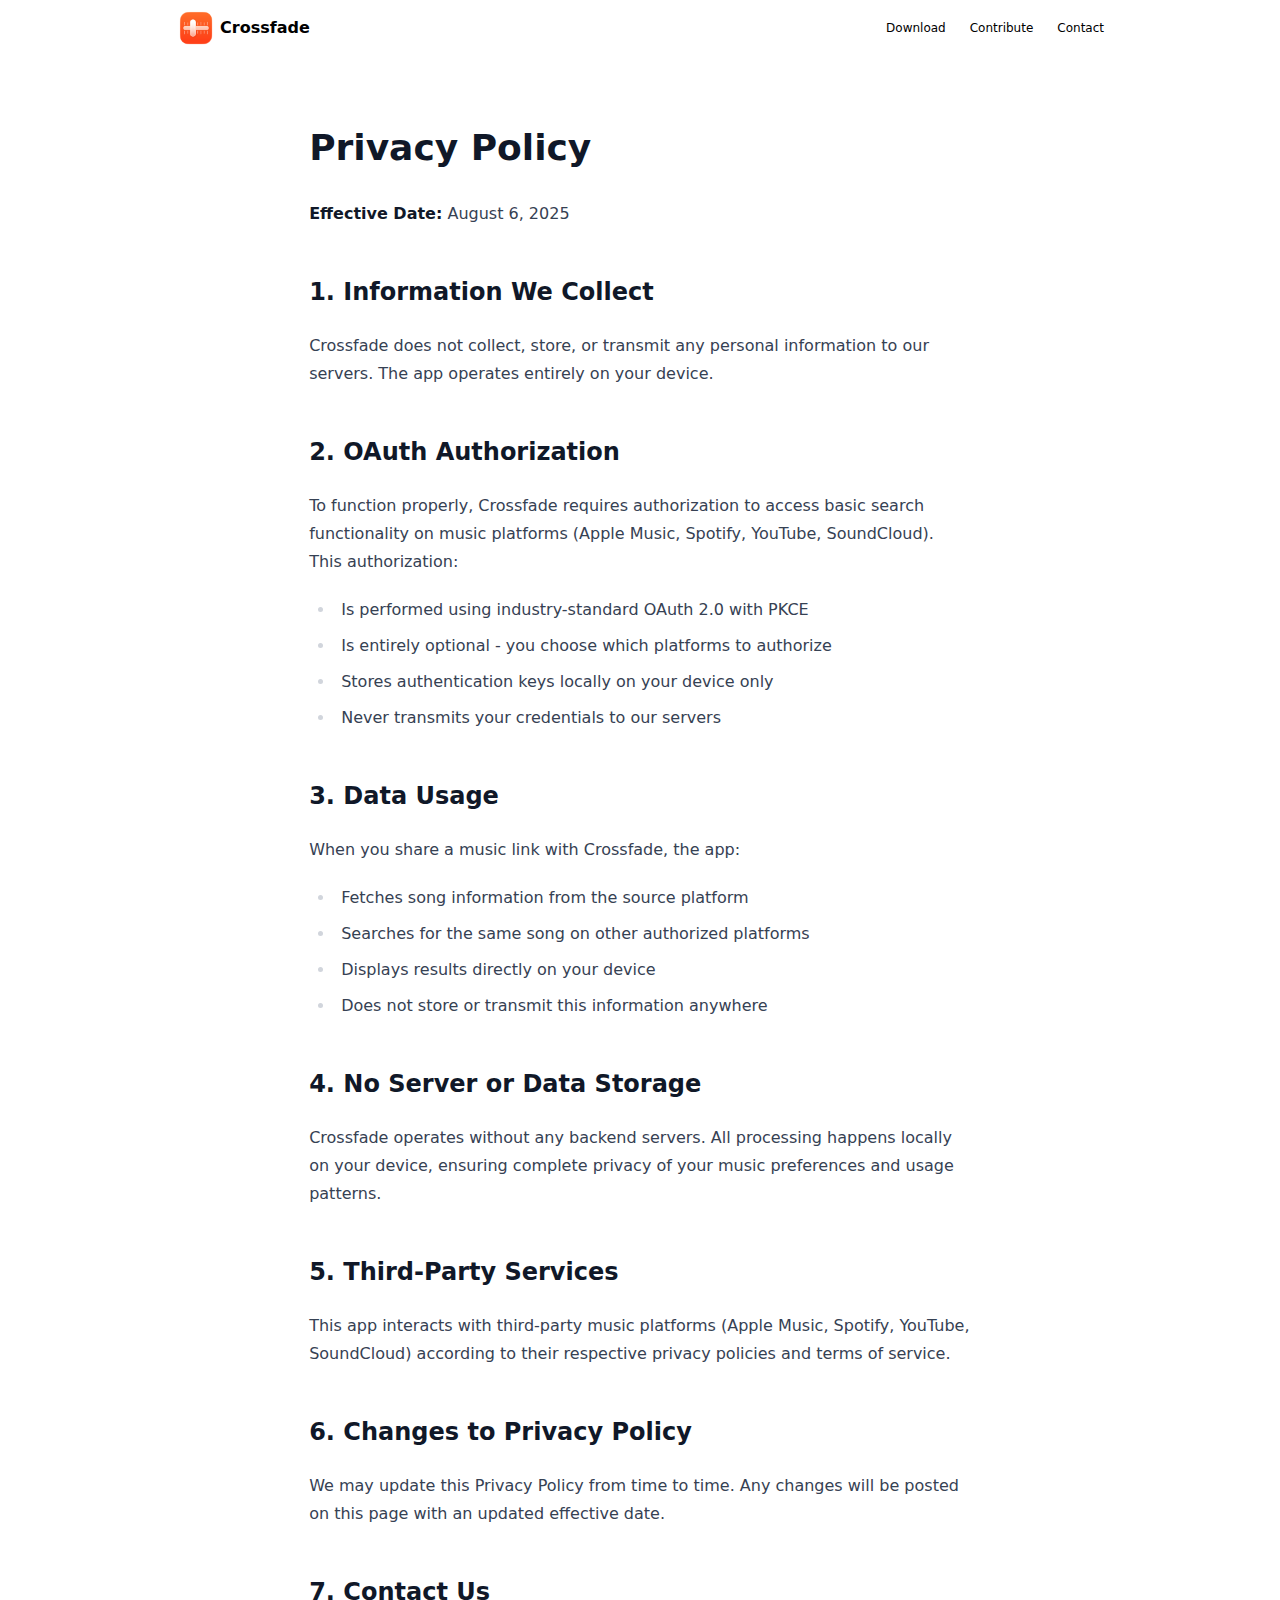
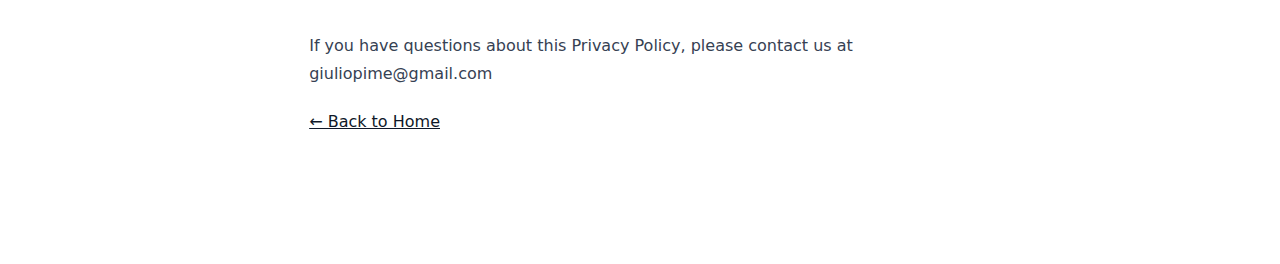
<file: privacy.html>
<!DOCTYPE html>
<html lang="en" class="flex justify-center w-full">
<head>
    <meta charset="UTF-8">
    <meta name="viewport" content="width=device-width, initial-scale=1.0">
    <title>Privacy Policy - Crossfade</title>
    <link rel="icon" type="image/x-icon" href="website/assets/favicon.ico" />

    <link rel="stylesheet" href="website/output.css" />
</head>
<body class="w-full sm:w-3/4 px-4 sm:px-0 flex flex-col items-center">
<header class="absolute w-full sm:w-3/4 flex justify-between items-center px-4 py-2">
    <a href="https://crossfade.giuliopime.dev" class="flex items-center space-x-1">
        <img src="website/assets/logo_liquid.png" alt="Crossfade Logo" class="h-10 w-10">
        <span class="font-bold">Crossfade</span>
    </a>

    <div class="flex items-center space-x-6 text-xs font-medium">
        <a href="{APPLINK}" class="hover:text-accent hidden sm:inline">Download</a>
        <a href="http://github.com/Giuliopime/Crossfade" class="hover:text-accent hidden sm:inline">Contribute</a>
        <a href="mailto:giuliopime@gmail.com?subject=Crossfade: " class="hover:text-accent">Contact</a>
    </div>
</header>

<div class="prose py-32">
    <h1>Privacy Policy</h1>
    <p><strong>Effective Date:</strong> August 6, 2025</p>

    <h2>1. Information We Collect</h2>
    <p>Crossfade does not collect, store, or transmit any personal information to our servers. The app operates entirely on your device.</p>

    <h2>2. OAuth Authorization</h2>
    <p>To function properly, Crossfade requires authorization to access basic search functionality on music platforms (Apple Music, Spotify, YouTube, SoundCloud). This authorization:</p>
    <ul>
        <li>Is performed using industry-standard OAuth 2.0 with PKCE</li>
        <li>Is entirely optional - you choose which platforms to authorize</li>
        <li>Stores authentication keys locally on your device only</li>
        <li>Never transmits your credentials to our servers</li>
    </ul>

    <h2>3. Data Usage</h2>
    <p>When you share a music link with Crossfade, the app:</p>
    <ul>
        <li>Fetches song information from the source platform</li>
        <li>Searches for the same song on other authorized platforms</li>
        <li>Displays results directly on your device</li>
        <li>Does not store or transmit this information anywhere</li>
    </ul>

    <h2>4. No Server or Data Storage</h2>
    <p>Crossfade operates without any backend servers. All processing happens locally on your device, ensuring complete privacy of your music preferences and usage patterns.</p>

    <h2>5. Third-Party Services</h2>
    <p>This app interacts with third-party music platforms (Apple Music, Spotify, YouTube, SoundCloud) according to their respective privacy policies and terms of service.</p>

    <h2>6. Changes to Privacy Policy</h2>
    <p>We may update this Privacy Policy from time to time. Any changes will be posted on this page with an updated effective date.</p>

    <h2>7. Contact Us</h2>
    <p>If you have questions about this Privacy Policy, please contact us at giuliopime@gmail.com</p>

    <p><a href="index.html" class="hover:text-accent">← Back to Home</a></p>
</div>
</body>
</html>
</file>
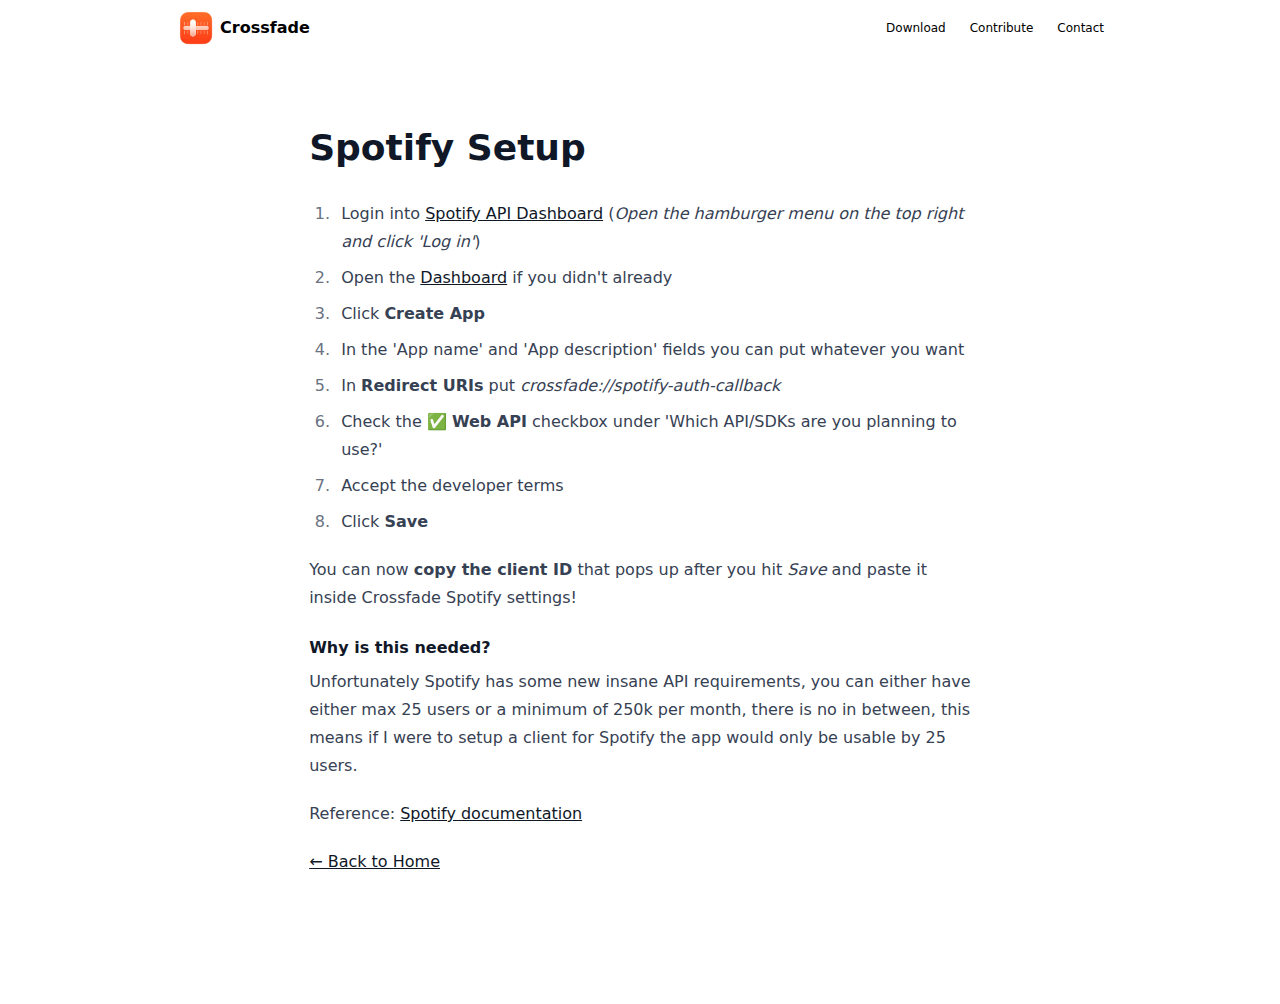
<file: spotify_setup.html>
<!DOCTYPE html>
<html lang="en" class="flex justify-center w-full">
<head>
  <meta charset="UTF-8">
  <meta name="viewport" content="width=device-width, initial-scale=1.0">
  <title>Spotify Setup - Crossfade</title>
  <link rel="icon" type="image/x-icon" href="website/assets/favicon.ico" />

  <link rel="stylesheet" href="website/output.css" />
</head>
<body class="w-full sm:w-3/4 px-4 sm:px-0 flex flex-col items-center">
<header class="absolute w-full sm:w-3/4 flex justify-between items-center px-4 py-2">
  <a href="https://crossfade.giuliopime.dev" class="flex items-center space-x-1">
    <img src="website/assets/logos/logo_liquid.png" alt="Crossfade Logo" class="h-10 w-10">
    <span class="font-bold">Crossfade</span>
  </a>

  <div class="flex items-center space-x-6 text-xs font-medium">
    <a href="https://apps.apple.com/us/app/crossfade-convert-music-link/id6749610876" class="hover:text-accent hidden sm:inline">Download</a>
    <a href="http://github.com/Giuliopime/Crossfade" class="hover:text-accent hidden sm:inline">Contribute</a>
    <a href="mailto:giuliopime@gmail.com?subject=Crossfade: " class="hover:text-accent">Contact</a>
  </div>
</header>

<div class="prose py-32">
  <h1>Spotify Setup</h1>

  <ol>
    <li>Login into <a href="https://developer.spotify.com/dashboard" target="_blank">Spotify API Dashboard</a> (<i>Open the hamburger menu on the top right and click 'Log in'</i>)</li>
    <li>Open the <a href="https://developer.spotify.com/dashboard" target="_blank">Dashboard</a> if you didn't already</li>
    <li>Click <b>Create App</b></li>
    <li>In the 'App name' and 'App description' fields you can put whatever you want</li>
    <li>In <b>Redirect URIs</b> put <i>crossfade://spotify-auth-callback</i></li>
    <li>Check the ✅ <b>Web API</b> checkbox under 'Which API/SDKs are you planning to use?'</li>
    <li>Accept the developer terms</li>
    <li>Click <b>Save</b></li>
  </ol>

  <p>You can now <b>copy the client ID</b> that pops up after you hit <i>Save</i> and paste it inside Crossfade Spotify settings!</p>

  <h4>Why is this needed?</h4>
  <p>Unfortunately Spotify has some new insane API requirements, you can either have either max 25 users or a minimum of 250k per month, there is no in between, this means if I were to setup a client for Spotify the app would only be usable by 25 users.</p>
  <p>Reference: <a href="https://developer.spotify.com/documentation/web-api/concepts/quota-modes" target="_blank">Spotify documentation</a></p>

  <p><a href="index.html" class="hover:text-accent">← Back to Home</a></p>
</div>
</body>
</html>
</file>
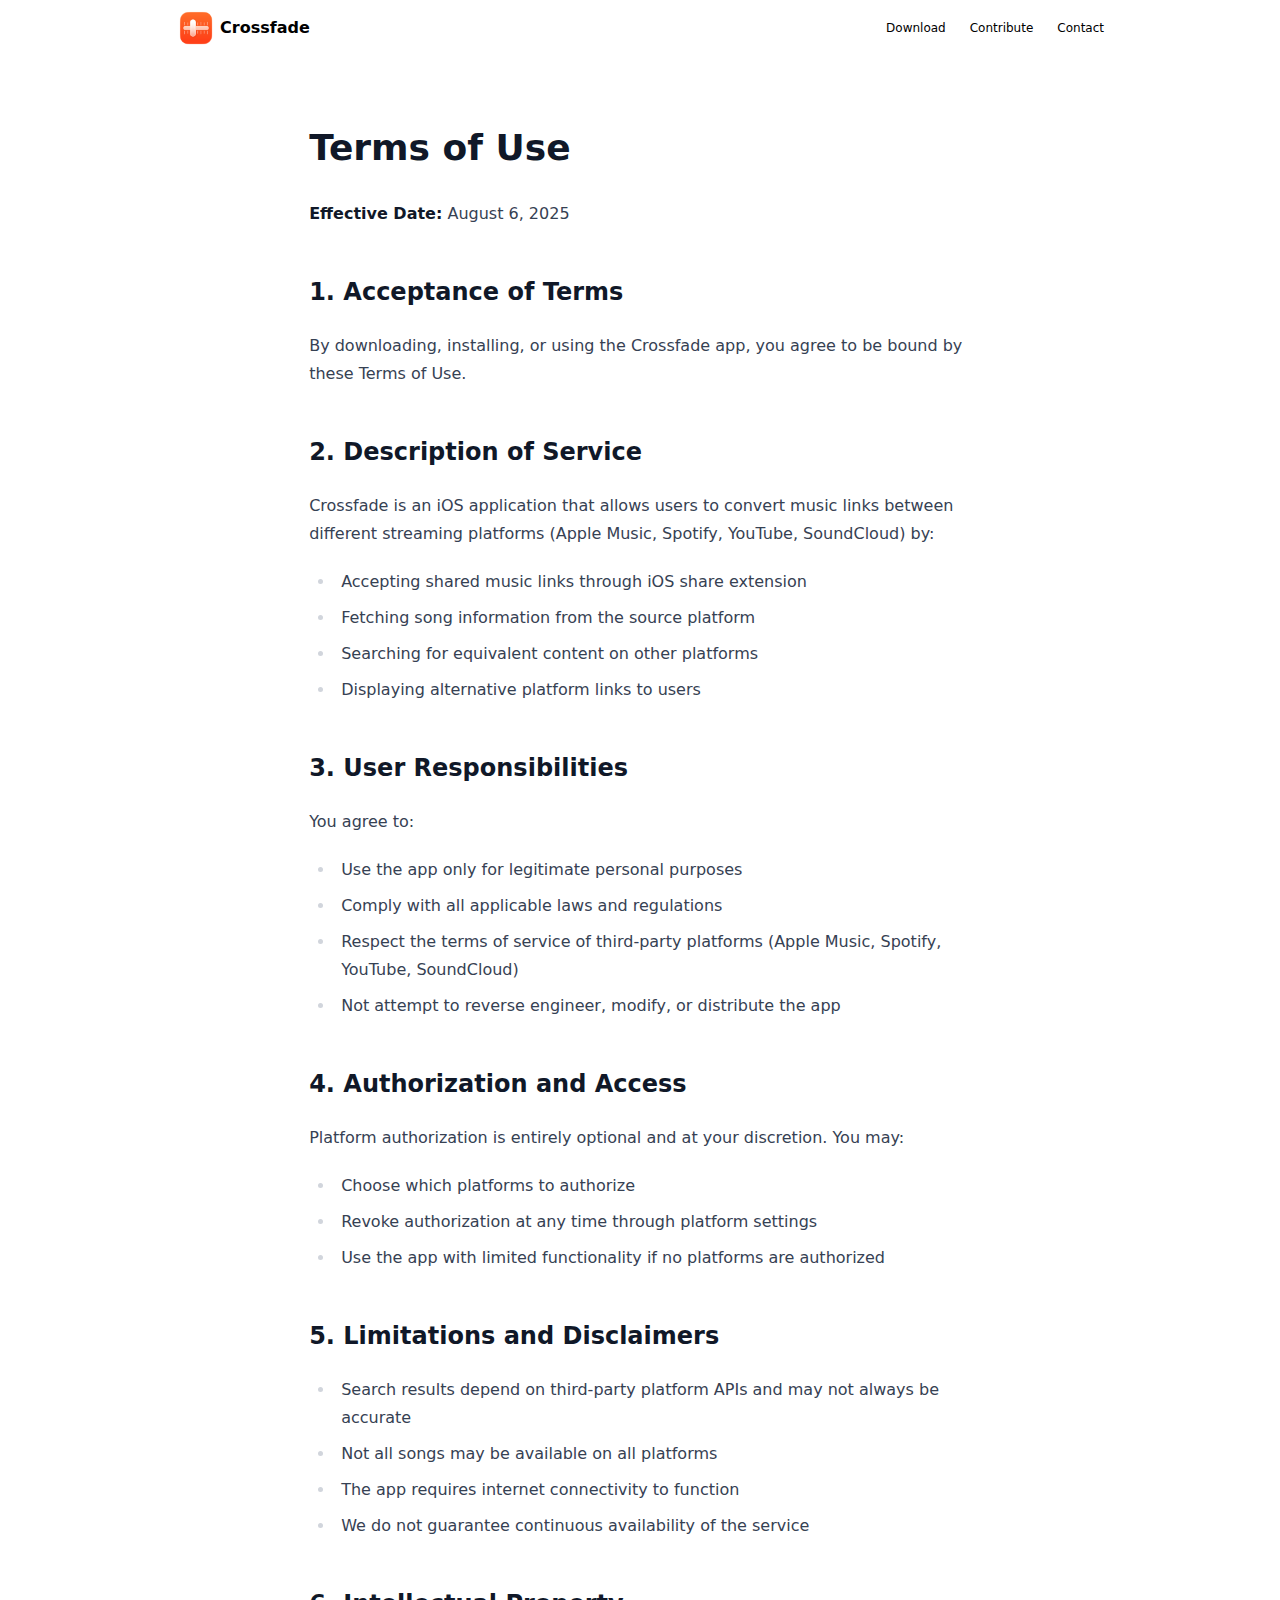
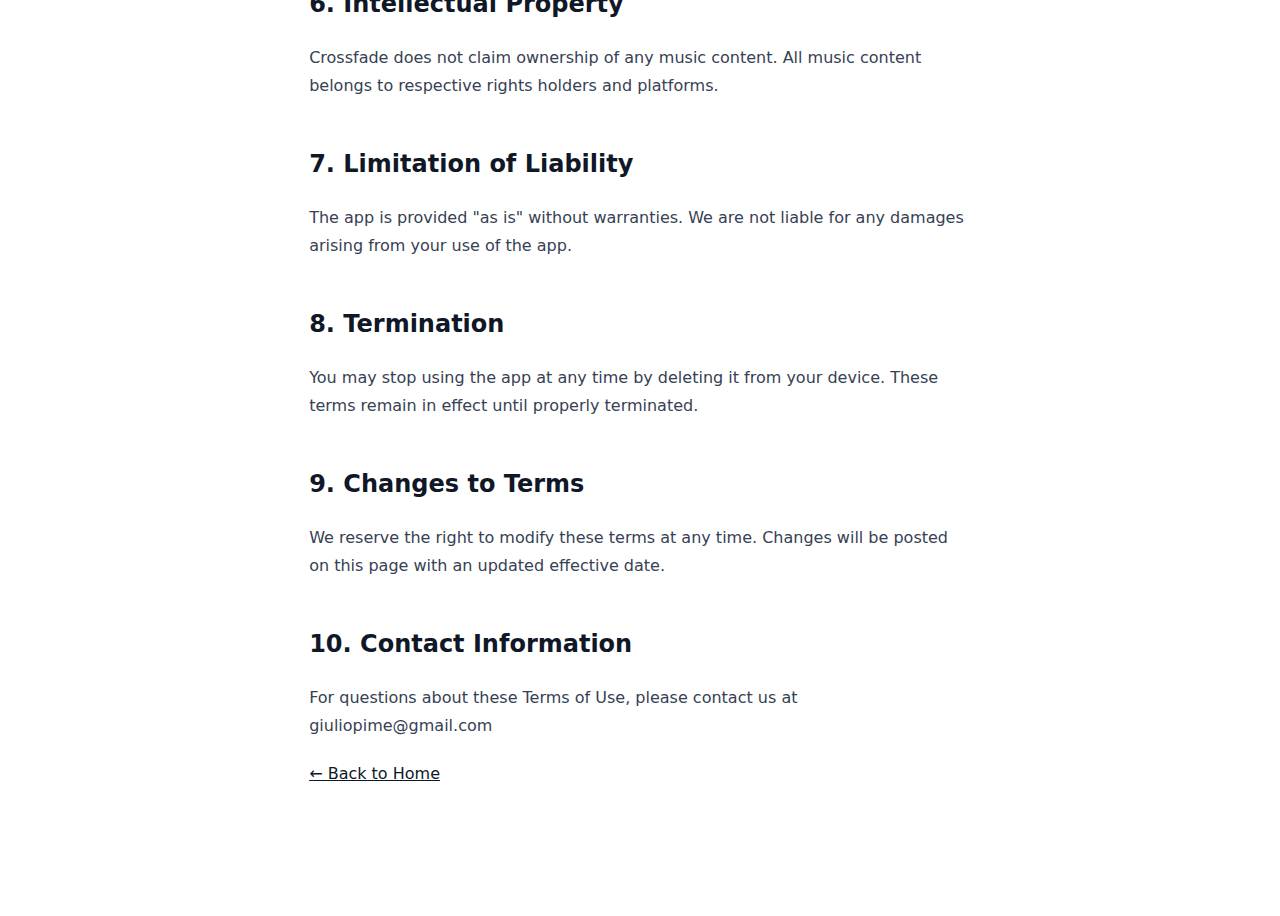
<file: terms.html>
<!DOCTYPE html>
<html lang="en" class="flex justify-center w-full">
<head>
    <meta charset="UTF-8">
    <meta name="viewport" content="width=device-width, initial-scale=1.0">
    <title>Terms of Use - Crossfade</title>
    <link rel="icon" type="image/x-icon" href="website/assets/favicon.ico" />

    <link rel="stylesheet" href="website/output.css" />
</head>
<body class="w-full sm:w-3/4 px-4 sm:px-0 flex flex-col items-center">
<header class="absolute w-full sm:w-3/4 flex justify-between items-center px-4 py-2">
    <a href="https://crossfade.giuliopime.dev" class="flex items-center space-x-1">
        <img src="website/assets/logo_liquid.png" alt="Crossfade Logo" class="h-10 w-10">
        <span class="font-bold">Crossfade</span>
    </a>

    <div class="flex items-center space-x-6 text-xs font-medium">
        <a href="{APPLINK}" class="hover:text-accent hidden sm:inline">Download</a>
        <a href="http://github.com/Giuliopime/Crossfade" class="hover:text-accent hidden sm:inline">Contribute</a>
        <a href="mailto:giuliopime@gmail.com?subject=Crossfade: " class="hover:text-accent">Contact</a>
    </div>
</header>

<div class="prose py-32">
    <h1>Terms of Use</h1>
    <p><strong>Effective Date:</strong> August 6, 2025</p>

    <h2>1. Acceptance of Terms</h2>
    <p>By downloading, installing, or using the Crossfade app, you agree to be bound by these Terms of Use.</p>

    <h2>2. Description of Service</h2>
    <p>Crossfade is an iOS application that allows users to convert music links between different streaming platforms (Apple Music, Spotify, YouTube, SoundCloud) by:</p>
    <ul>
        <li>Accepting shared music links through iOS share extension</li>
        <li>Fetching song information from the source platform</li>
        <li>Searching for equivalent content on other platforms</li>
        <li>Displaying alternative platform links to users</li>
    </ul>

    <h2>3. User Responsibilities</h2>
    <p>You agree to:</p>
    <ul>
        <li>Use the app only for legitimate personal purposes</li>
        <li>Comply with all applicable laws and regulations</li>
        <li>Respect the terms of service of third-party platforms (Apple Music, Spotify, YouTube, SoundCloud)</li>
        <li>Not attempt to reverse engineer, modify, or distribute the app</li>
    </ul>

    <h2>4. Authorization and Access</h2>
    <p>Platform authorization is entirely optional and at your discretion. You may:</p>
    <ul>
        <li>Choose which platforms to authorize</li>
        <li>Revoke authorization at any time through platform settings</li>
        <li>Use the app with limited functionality if no platforms are authorized</li>
    </ul>

    <h2>5. Limitations and Disclaimers</h2>
    <ul>
        <li>Search results depend on third-party platform APIs and may not always be accurate</li>
        <li>Not all songs may be available on all platforms</li>
        <li>The app requires internet connectivity to function</li>
        <li>We do not guarantee continuous availability of the service</li>
    </ul>

    <h2>6. Intellectual Property</h2>
    <p>Crossfade does not claim ownership of any music content. All music content belongs to respective rights holders and platforms.</p>

    <h2>7. Limitation of Liability</h2>
    <p>The app is provided "as is" without warranties. We are not liable for any damages arising from your use of the app.</p>

    <h2>8. Termination</h2>
    <p>You may stop using the app at any time by deleting it from your device. These terms remain in effect until properly terminated.</p>

    <h2>9. Changes to Terms</h2>
    <p>We reserve the right to modify these terms at any time. Changes will be posted on this page with an updated effective date.</p>

    <h2>10. Contact Information</h2>
    <p>For questions about these Terms of Use, please contact us at giuliopime@gmail.com</p>

    <p><a href="index.html" class="hover:text-accent">← Back to Home</a></p>
</div>
</body>
</html>
</file>
<file: website/output.css>
/*! tailwindcss v4.1.11 | MIT License | https://tailwindcss.com */
@layer properties;
@layer theme, base, components, utilities;
@layer theme {
  :root, :host {
    --font-sans: ui-sans-serif, system-ui, sans-serif, 'Apple Color Emoji', 'Segoe UI Emoji', 'Segoe UI Symbol',
    'Noto Color Emoji';
    --font-mono: ui-monospace, SFMono-Regular, Menlo, Monaco, Consolas, 'Liberation Mono', 'Courier New',
    monospace;
    --color-gray-50: oklch(98.5% 0.002 247.839);
    --color-gray-100: oklch(96.7% 0.003 264.542);
    --color-gray-200: oklch(92.8% 0.006 264.531);
    --color-gray-500: oklch(55.1% 0.027 264.364);
    --color-gray-600: oklch(44.6% 0.03 256.802);
    --color-black: #000;
    --color-white: #fff;
    --spacing: 0.25rem;
    --text-xs: 0.75rem;
    --text-xs--line-height: calc(1 / 0.75);
    --text-sm: 0.875rem;
    --text-sm--line-height: calc(1.25 / 0.875);
    --text-lg: 1.125rem;
    --text-lg--line-height: calc(1.75 / 1.125);
    --text-xl: 1.25rem;
    --text-xl--line-height: calc(1.75 / 1.25);
    --text-2xl: 1.5rem;
    --text-2xl--line-height: calc(2 / 1.5);
    --text-3xl: 1.875rem;
    --text-3xl--line-height: calc(2.25 / 1.875);
    --text-4xl: 2.25rem;
    --text-4xl--line-height: calc(2.5 / 2.25);
    --font-weight-light: 300;
    --font-weight-medium: 500;
    --font-weight-semibold: 600;
    --font-weight-bold: 700;
    --radius-md: 0.375rem;
    --radius-lg: 0.5rem;
    --radius-xl: 0.75rem;
    --default-transition-duration: 150ms;
    --default-transition-timing-function: cubic-bezier(0.4, 0, 0.2, 1);
    --default-font-family: var(--font-sans);
    --default-mono-font-family: var(--font-mono);
    --color-accent: #FF5F25;
  }
}
@layer base {
  *, ::after, ::before, ::backdrop, ::file-selector-button {
    box-sizing: border-box;
    margin: 0;
    padding: 0;
    border: 0 solid;
  }
  html, :host {
    line-height: 1.5;
    -webkit-text-size-adjust: 100%;
    tab-size: 4;
    font-family: var(--default-font-family, ui-sans-serif, system-ui, sans-serif, 'Apple Color Emoji', 'Segoe UI Emoji', 'Segoe UI Symbol', 'Noto Color Emoji');
    font-feature-settings: var(--default-font-feature-settings, normal);
    font-variation-settings: var(--default-font-variation-settings, normal);
    -webkit-tap-highlight-color: transparent;
  }
  hr {
    height: 0;
    color: inherit;
    border-top-width: 1px;
  }
  abbr:where([title]) {
    -webkit-text-decoration: underline dotted;
    text-decoration: underline dotted;
  }
  h1, h2, h3, h4, h5, h6 {
    font-size: inherit;
    font-weight: inherit;
  }
  a {
    color: inherit;
    -webkit-text-decoration: inherit;
    text-decoration: inherit;
  }
  b, strong {
    font-weight: bolder;
  }
  code, kbd, samp, pre {
    font-family: var(--default-mono-font-family, ui-monospace, SFMono-Regular, Menlo, Monaco, Consolas, 'Liberation Mono', 'Courier New', monospace);
    font-feature-settings: var(--default-mono-font-feature-settings, normal);
    font-variation-settings: var(--default-mono-font-variation-settings, normal);
    font-size: 1em;
  }
  small {
    font-size: 80%;
  }
  sub, sup {
    font-size: 75%;
    line-height: 0;
    position: relative;
    vertical-align: baseline;
  }
  sub {
    bottom: -0.25em;
  }
  sup {
    top: -0.5em;
  }
  table {
    text-indent: 0;
    border-color: inherit;
    border-collapse: collapse;
  }
  :-moz-focusring {
    outline: auto;
  }
  progress {
    vertical-align: baseline;
  }
  summary {
    display: list-item;
  }
  ol, ul, menu {
    list-style: none;
  }
  img, svg, video, canvas, audio, iframe, embed, object {
    display: block;
    vertical-align: middle;
  }
  img, video {
    max-width: 100%;
    height: auto;
  }
  button, input, select, optgroup, textarea, ::file-selector-button {
    font: inherit;
    font-feature-settings: inherit;
    font-variation-settings: inherit;
    letter-spacing: inherit;
    color: inherit;
    border-radius: 0;
    background-color: transparent;
    opacity: 1;
  }
  :where(select:is([multiple], [size])) optgroup {
    font-weight: bolder;
  }
  :where(select:is([multiple], [size])) optgroup option {
    padding-inline-start: 20px;
  }
  ::file-selector-button {
    margin-inline-end: 4px;
  }
  ::placeholder {
    opacity: 1;
  }
  @supports (not (-webkit-appearance: -apple-pay-button))  or (contain-intrinsic-size: 1px) {
    ::placeholder {
      color: currentcolor;
      @supports (color: color-mix(in lab, red, red)) {
        color: color-mix(in oklab, currentcolor 50%, transparent);
      }
    }
  }
  textarea {
    resize: vertical;
  }
  ::-webkit-search-decoration {
    -webkit-appearance: none;
  }
  ::-webkit-date-and-time-value {
    min-height: 1lh;
    text-align: inherit;
  }
  ::-webkit-datetime-edit {
    display: inline-flex;
  }
  ::-webkit-datetime-edit-fields-wrapper {
    padding: 0;
  }
  ::-webkit-datetime-edit, ::-webkit-datetime-edit-year-field, ::-webkit-datetime-edit-month-field, ::-webkit-datetime-edit-day-field, ::-webkit-datetime-edit-hour-field, ::-webkit-datetime-edit-minute-field, ::-webkit-datetime-edit-second-field, ::-webkit-datetime-edit-millisecond-field, ::-webkit-datetime-edit-meridiem-field {
    padding-block: 0;
  }
  :-moz-ui-invalid {
    box-shadow: none;
  }
  button, input:where([type='button'], [type='reset'], [type='submit']), ::file-selector-button {
    appearance: button;
  }
  ::-webkit-inner-spin-button, ::-webkit-outer-spin-button {
    height: auto;
  }
  [hidden]:where(:not([hidden='until-found'])) {
    display: none !important;
  }
}
@layer utilities {
  .absolute {
    position: absolute;
  }
  .static {
    position: static;
  }
  .prose {
    color: var(--tw-prose-body);
    max-width: 65ch;
    :where(p):not(:where([class~="not-prose"],[class~="not-prose"] *)) {
      margin-top: 1.25em;
      margin-bottom: 1.25em;
    }
    :where([class~="lead"]):not(:where([class~="not-prose"],[class~="not-prose"] *)) {
      color: var(--tw-prose-lead);
      font-size: 1.25em;
      line-height: 1.6;
      margin-top: 1.2em;
      margin-bottom: 1.2em;
    }
    :where(a):not(:where([class~="not-prose"],[class~="not-prose"] *)) {
      color: var(--tw-prose-links);
      text-decoration: underline;
      font-weight: 500;
    }
    :where(strong):not(:where([class~="not-prose"],[class~="not-prose"] *)) {
      color: var(--tw-prose-bold);
      font-weight: 600;
    }
    :where(a strong):not(:where([class~="not-prose"],[class~="not-prose"] *)) {
      color: inherit;
    }
    :where(blockquote strong):not(:where([class~="not-prose"],[class~="not-prose"] *)) {
      color: inherit;
    }
    :where(thead th strong):not(:where([class~="not-prose"],[class~="not-prose"] *)) {
      color: inherit;
    }
    :where(ol):not(:where([class~="not-prose"],[class~="not-prose"] *)) {
      list-style-type: decimal;
      margin-top: 1.25em;
      margin-bottom: 1.25em;
      padding-inline-start: 1.625em;
    }
    :where(ol[type="A"]):not(:where([class~="not-prose"],[class~="not-prose"] *)) {
      list-style-type: upper-alpha;
    }
    :where(ol[type="a"]):not(:where([class~="not-prose"],[class~="not-prose"] *)) {
      list-style-type: lower-alpha;
    }
    :where(ol[type="A" s]):not(:where([class~="not-prose"],[class~="not-prose"] *)) {
      list-style-type: upper-alpha;
    }
    :where(ol[type="a" s]):not(:where([class~="not-prose"],[class~="not-prose"] *)) {
      list-style-type: lower-alpha;
    }
    :where(ol[type="I"]):not(:where([class~="not-prose"],[class~="not-prose"] *)) {
      list-style-type: upper-roman;
    }
    :where(ol[type="i"]):not(:where([class~="not-prose"],[class~="not-prose"] *)) {
      list-style-type: lower-roman;
    }
    :where(ol[type="I" s]):not(:where([class~="not-prose"],[class~="not-prose"] *)) {
      list-style-type: upper-roman;
    }
    :where(ol[type="i" s]):not(:where([class~="not-prose"],[class~="not-prose"] *)) {
      list-style-type: lower-roman;
    }
    :where(ol[type="1"]):not(:where([class~="not-prose"],[class~="not-prose"] *)) {
      list-style-type: decimal;
    }
    :where(ul):not(:where([class~="not-prose"],[class~="not-prose"] *)) {
      list-style-type: disc;
      margin-top: 1.25em;
      margin-bottom: 1.25em;
      padding-inline-start: 1.625em;
    }
    :where(ol > li):not(:where([class~="not-prose"],[class~="not-prose"] *))::marker {
      font-weight: 400;
      color: var(--tw-prose-counters);
    }
    :where(ul > li):not(:where([class~="not-prose"],[class~="not-prose"] *))::marker {
      color: var(--tw-prose-bullets);
    }
    :where(dt):not(:where([class~="not-prose"],[class~="not-prose"] *)) {
      color: var(--tw-prose-headings);
      font-weight: 600;
      margin-top: 1.25em;
    }
    :where(hr):not(:where([class~="not-prose"],[class~="not-prose"] *)) {
      border-color: var(--tw-prose-hr);
      border-top-width: 1;
      margin-top: 3em;
      margin-bottom: 3em;
    }
    :where(blockquote):not(:where([class~="not-prose"],[class~="not-prose"] *)) {
      font-weight: 500;
      font-style: italic;
      color: var(--tw-prose-quotes);
      border-inline-start-width: 0.25rem;
      border-inline-start-color: var(--tw-prose-quote-borders);
      quotes: "\201C""\201D""\2018""\2019";
      margin-top: 1.6em;
      margin-bottom: 1.6em;
      padding-inline-start: 1em;
    }
    :where(blockquote p:first-of-type):not(:where([class~="not-prose"],[class~="not-prose"] *))::before {
      content: open-quote;
    }
    :where(blockquote p:last-of-type):not(:where([class~="not-prose"],[class~="not-prose"] *))::after {
      content: close-quote;
    }
    :where(h1):not(:where([class~="not-prose"],[class~="not-prose"] *)) {
      color: var(--tw-prose-headings);
      font-weight: 800;
      font-size: 2.25em;
      margin-top: 0;
      margin-bottom: 0.8888889em;
      line-height: 1.1111111;
    }
    :where(h1 strong):not(:where([class~="not-prose"],[class~="not-prose"] *)) {
      font-weight: 900;
      color: inherit;
    }
    :where(h2):not(:where([class~="not-prose"],[class~="not-prose"] *)) {
      color: var(--tw-prose-headings);
      font-weight: 700;
      font-size: 1.5em;
      margin-top: 2em;
      margin-bottom: 1em;
      line-height: 1.3333333;
    }
    :where(h2 strong):not(:where([class~="not-prose"],[class~="not-prose"] *)) {
      font-weight: 800;
      color: inherit;
    }
    :where(h3):not(:where([class~="not-prose"],[class~="not-prose"] *)) {
      color: var(--tw-prose-headings);
      font-weight: 600;
      font-size: 1.25em;
      margin-top: 1.6em;
      margin-bottom: 0.6em;
      line-height: 1.6;
    }
    :where(h3 strong):not(:where([class~="not-prose"],[class~="not-prose"] *)) {
      font-weight: 700;
      color: inherit;
    }
    :where(h4):not(:where([class~="not-prose"],[class~="not-prose"] *)) {
      color: var(--tw-prose-headings);
      font-weight: 600;
      margin-top: 1.5em;
      margin-bottom: 0.5em;
      line-height: 1.5;
    }
    :where(h4 strong):not(:where([class~="not-prose"],[class~="not-prose"] *)) {
      font-weight: 700;
      color: inherit;
    }
    :where(img):not(:where([class~="not-prose"],[class~="not-prose"] *)) {
      margin-top: 2em;
      margin-bottom: 2em;
    }
    :where(picture):not(:where([class~="not-prose"],[class~="not-prose"] *)) {
      display: block;
      margin-top: 2em;
      margin-bottom: 2em;
    }
    :where(video):not(:where([class~="not-prose"],[class~="not-prose"] *)) {
      margin-top: 2em;
      margin-bottom: 2em;
    }
    :where(kbd):not(:where([class~="not-prose"],[class~="not-prose"] *)) {
      font-weight: 500;
      font-family: inherit;
      color: var(--tw-prose-kbd);
      box-shadow: 0 0 0 1px rgb(var(--tw-prose-kbd-shadows) / 10%), 0 3px 0 rgb(var(--tw-prose-kbd-shadows) / 10%);
      font-size: 0.875em;
      border-radius: 0.3125rem;
      padding-top: 0.1875em;
      padding-inline-end: 0.375em;
      padding-bottom: 0.1875em;
      padding-inline-start: 0.375em;
    }
    :where(code):not(:where([class~="not-prose"],[class~="not-prose"] *)) {
      color: var(--tw-prose-code);
      font-weight: 600;
      font-size: 0.875em;
    }
    :where(code):not(:where([class~="not-prose"],[class~="not-prose"] *))::before {
      content: "`";
    }
    :where(code):not(:where([class~="not-prose"],[class~="not-prose"] *))::after {
      content: "`";
    }
    :where(a code):not(:where([class~="not-prose"],[class~="not-prose"] *)) {
      color: inherit;
    }
    :where(h1 code):not(:where([class~="not-prose"],[class~="not-prose"] *)) {
      color: inherit;
    }
    :where(h2 code):not(:where([class~="not-prose"],[class~="not-prose"] *)) {
      color: inherit;
      font-size: 0.875em;
    }
    :where(h3 code):not(:where([class~="not-prose"],[class~="not-prose"] *)) {
      color: inherit;
      font-size: 0.9em;
    }
    :where(h4 code):not(:where([class~="not-prose"],[class~="not-prose"] *)) {
      color: inherit;
    }
    :where(blockquote code):not(:where([class~="not-prose"],[class~="not-prose"] *)) {
      color: inherit;
    }
    :where(thead th code):not(:where([class~="not-prose"],[class~="not-prose"] *)) {
      color: inherit;
    }
    :where(pre):not(:where([class~="not-prose"],[class~="not-prose"] *)) {
      color: var(--tw-prose-pre-code);
      background-color: var(--tw-prose-pre-bg);
      overflow-x: auto;
      font-weight: 400;
      font-size: 0.875em;
      line-height: 1.7142857;
      margin-top: 1.7142857em;
      margin-bottom: 1.7142857em;
      border-radius: 0.375rem;
      padding-top: 0.8571429em;
      padding-inline-end: 1.1428571em;
      padding-bottom: 0.8571429em;
      padding-inline-start: 1.1428571em;
    }
    :where(pre code):not(:where([class~="not-prose"],[class~="not-prose"] *)) {
      background-color: transparent;
      border-width: 0;
      border-radius: 0;
      padding: 0;
      font-weight: inherit;
      color: inherit;
      font-size: inherit;
      font-family: inherit;
      line-height: inherit;
    }
    :where(pre code):not(:where([class~="not-prose"],[class~="not-prose"] *))::before {
      content: none;
    }
    :where(pre code):not(:where([class~="not-prose"],[class~="not-prose"] *))::after {
      content: none;
    }
    :where(table):not(:where([class~="not-prose"],[class~="not-prose"] *)) {
      width: 100%;
      table-layout: auto;
      margin-top: 2em;
      margin-bottom: 2em;
      font-size: 0.875em;
      line-height: 1.7142857;
    }
    :where(thead):not(:where([class~="not-prose"],[class~="not-prose"] *)) {
      border-bottom-width: 1px;
      border-bottom-color: var(--tw-prose-th-borders);
    }
    :where(thead th):not(:where([class~="not-prose"],[class~="not-prose"] *)) {
      color: var(--tw-prose-headings);
      font-weight: 600;
      vertical-align: bottom;
      padding-inline-end: 0.5714286em;
      padding-bottom: 0.5714286em;
      padding-inline-start: 0.5714286em;
    }
    :where(tbody tr):not(:where([class~="not-prose"],[class~="not-prose"] *)) {
      border-bottom-width: 1px;
      border-bottom-color: var(--tw-prose-td-borders);
    }
    :where(tbody tr:last-child):not(:where([class~="not-prose"],[class~="not-prose"] *)) {
      border-bottom-width: 0;
    }
    :where(tbody td):not(:where([class~="not-prose"],[class~="not-prose"] *)) {
      vertical-align: baseline;
    }
    :where(tfoot):not(:where([class~="not-prose"],[class~="not-prose"] *)) {
      border-top-width: 1px;
      border-top-color: var(--tw-prose-th-borders);
    }
    :where(tfoot td):not(:where([class~="not-prose"],[class~="not-prose"] *)) {
      vertical-align: top;
    }
    :where(th, td):not(:where([class~="not-prose"],[class~="not-prose"] *)) {
      text-align: start;
    }
    :where(figure > *):not(:where([class~="not-prose"],[class~="not-prose"] *)) {
      margin-top: 0;
      margin-bottom: 0;
    }
    :where(figcaption):not(:where([class~="not-prose"],[class~="not-prose"] *)) {
      color: var(--tw-prose-captions);
      font-size: 0.875em;
      line-height: 1.4285714;
      margin-top: 0.8571429em;
    }
    --tw-prose-body: oklch(37.3% 0.034 259.733);
    --tw-prose-headings: oklch(21% 0.034 264.665);
    --tw-prose-lead: oklch(44.6% 0.03 256.802);
    --tw-prose-links: oklch(21% 0.034 264.665);
    --tw-prose-bold: oklch(21% 0.034 264.665);
    --tw-prose-counters: oklch(55.1% 0.027 264.364);
    --tw-prose-bullets: oklch(87.2% 0.01 258.338);
    --tw-prose-hr: oklch(92.8% 0.006 264.531);
    --tw-prose-quotes: oklch(21% 0.034 264.665);
    --tw-prose-quote-borders: oklch(92.8% 0.006 264.531);
    --tw-prose-captions: oklch(55.1% 0.027 264.364);
    --tw-prose-kbd: oklch(21% 0.034 264.665);
    --tw-prose-kbd-shadows: NaN NaN NaN;
    --tw-prose-code: oklch(21% 0.034 264.665);
    --tw-prose-pre-code: oklch(92.8% 0.006 264.531);
    --tw-prose-pre-bg: oklch(27.8% 0.033 256.848);
    --tw-prose-th-borders: oklch(87.2% 0.01 258.338);
    --tw-prose-td-borders: oklch(92.8% 0.006 264.531);
    --tw-prose-invert-body: oklch(87.2% 0.01 258.338);
    --tw-prose-invert-headings: #fff;
    --tw-prose-invert-lead: oklch(70.7% 0.022 261.325);
    --tw-prose-invert-links: #fff;
    --tw-prose-invert-bold: #fff;
    --tw-prose-invert-counters: oklch(70.7% 0.022 261.325);
    --tw-prose-invert-bullets: oklch(44.6% 0.03 256.802);
    --tw-prose-invert-hr: oklch(37.3% 0.034 259.733);
    --tw-prose-invert-quotes: oklch(96.7% 0.003 264.542);
    --tw-prose-invert-quote-borders: oklch(37.3% 0.034 259.733);
    --tw-prose-invert-captions: oklch(70.7% 0.022 261.325);
    --tw-prose-invert-kbd: #fff;
    --tw-prose-invert-kbd-shadows: 255 255 255;
    --tw-prose-invert-code: #fff;
    --tw-prose-invert-pre-code: oklch(87.2% 0.01 258.338);
    --tw-prose-invert-pre-bg: rgb(0 0 0 / 50%);
    --tw-prose-invert-th-borders: oklch(44.6% 0.03 256.802);
    --tw-prose-invert-td-borders: oklch(37.3% 0.034 259.733);
    font-size: 1rem;
    line-height: 1.75;
    :where(picture > img):not(:where([class~="not-prose"],[class~="not-prose"] *)) {
      margin-top: 0;
      margin-bottom: 0;
    }
    :where(li):not(:where([class~="not-prose"],[class~="not-prose"] *)) {
      margin-top: 0.5em;
      margin-bottom: 0.5em;
    }
    :where(ol > li):not(:where([class~="not-prose"],[class~="not-prose"] *)) {
      padding-inline-start: 0.375em;
    }
    :where(ul > li):not(:where([class~="not-prose"],[class~="not-prose"] *)) {
      padding-inline-start: 0.375em;
    }
    :where(.prose > ul > li p):not(:where([class~="not-prose"],[class~="not-prose"] *)) {
      margin-top: 0.75em;
      margin-bottom: 0.75em;
    }
    :where(.prose > ul > li > p:first-child):not(:where([class~="not-prose"],[class~="not-prose"] *)) {
      margin-top: 1.25em;
    }
    :where(.prose > ul > li > p:last-child):not(:where([class~="not-prose"],[class~="not-prose"] *)) {
      margin-bottom: 1.25em;
    }
    :where(.prose > ol > li > p:first-child):not(:where([class~="not-prose"],[class~="not-prose"] *)) {
      margin-top: 1.25em;
    }
    :where(.prose > ol > li > p:last-child):not(:where([class~="not-prose"],[class~="not-prose"] *)) {
      margin-bottom: 1.25em;
    }
    :where(ul ul, ul ol, ol ul, ol ol):not(:where([class~="not-prose"],[class~="not-prose"] *)) {
      margin-top: 0.75em;
      margin-bottom: 0.75em;
    }
    :where(dl):not(:where([class~="not-prose"],[class~="not-prose"] *)) {
      margin-top: 1.25em;
      margin-bottom: 1.25em;
    }
    :where(dd):not(:where([class~="not-prose"],[class~="not-prose"] *)) {
      margin-top: 0.5em;
      padding-inline-start: 1.625em;
    }
    :where(hr + *):not(:where([class~="not-prose"],[class~="not-prose"] *)) {
      margin-top: 0;
    }
    :where(h2 + *):not(:where([class~="not-prose"],[class~="not-prose"] *)) {
      margin-top: 0;
    }
    :where(h3 + *):not(:where([class~="not-prose"],[class~="not-prose"] *)) {
      margin-top: 0;
    }
    :where(h4 + *):not(:where([class~="not-prose"],[class~="not-prose"] *)) {
      margin-top: 0;
    }
    :where(thead th:first-child):not(:where([class~="not-prose"],[class~="not-prose"] *)) {
      padding-inline-start: 0;
    }
    :where(thead th:last-child):not(:where([class~="not-prose"],[class~="not-prose"] *)) {
      padding-inline-end: 0;
    }
    :where(tbody td, tfoot td):not(:where([class~="not-prose"],[class~="not-prose"] *)) {
      padding-top: 0.5714286em;
      padding-inline-end: 0.5714286em;
      padding-bottom: 0.5714286em;
      padding-inline-start: 0.5714286em;
    }
    :where(tbody td:first-child, tfoot td:first-child):not(:where([class~="not-prose"],[class~="not-prose"] *)) {
      padding-inline-start: 0;
    }
    :where(tbody td:last-child, tfoot td:last-child):not(:where([class~="not-prose"],[class~="not-prose"] *)) {
      padding-inline-end: 0;
    }
    :where(figure):not(:where([class~="not-prose"],[class~="not-prose"] *)) {
      margin-top: 2em;
      margin-bottom: 2em;
    }
    :where(.prose > :first-child):not(:where([class~="not-prose"],[class~="not-prose"] *)) {
      margin-top: 0;
    }
    :where(.prose > :last-child):not(:where([class~="not-prose"],[class~="not-prose"] *)) {
      margin-bottom: 0;
    }
  }
  .mt-2 {
    margin-top: calc(var(--spacing) * 2);
  }
  .mt-8 {
    margin-top: calc(var(--spacing) * 8);
  }
  .mt-24 {
    margin-top: calc(var(--spacing) * 24);
  }
  .mt-32 {
    margin-top: calc(var(--spacing) * 32);
  }
  .flex {
    display: flex;
  }
  .hidden {
    display: none;
  }
  .table {
    display: table;
  }
  .h-10 {
    height: calc(var(--spacing) * 10);
  }
  .h-14 {
    height: calc(var(--spacing) * 14);
  }
  .h-20 {
    height: calc(var(--spacing) * 20);
  }
  .h-40 {
    height: calc(var(--spacing) * 40);
  }
  .h-\[40px\] {
    height: 40px;
  }
  .w-6 {
    width: calc(var(--spacing) * 6);
  }
  .w-10 {
    width: calc(var(--spacing) * 10);
  }
  .w-14 {
    width: calc(var(--spacing) * 14);
  }
  .w-20 {
    width: calc(var(--spacing) * 20);
  }
  .w-48 {
    width: calc(var(--spacing) * 48);
  }
  .w-\[119\.66px\] {
    width: 119.66px;
  }
  .w-full {
    width: 100%;
  }
  .max-w-48 {
    max-width: calc(var(--spacing) * 48);
  }
  .max-w-64 {
    max-width: calc(var(--spacing) * 64);
  }
  .max-w-128 {
    max-width: calc(var(--spacing) * 128);
  }
  .border-collapse {
    border-collapse: collapse;
  }
  .transform {
    transform: var(--tw-rotate-x,) var(--tw-rotate-y,) var(--tw-rotate-z,) var(--tw-skew-x,) var(--tw-skew-y,);
  }
  .resize {
    resize: both;
  }
  .flex-col {
    flex-direction: column;
  }
  .flex-col-reverse {
    flex-direction: column-reverse;
  }
  .items-center {
    align-items: center;
  }
  .justify-between {
    justify-content: space-between;
  }
  .justify-center {
    justify-content: center;
  }
  .space-y-1 {
    :where(& > :not(:last-child)) {
      --tw-space-y-reverse: 0;
      margin-block-start: calc(calc(var(--spacing) * 1) * var(--tw-space-y-reverse));
      margin-block-end: calc(calc(var(--spacing) * 1) * calc(1 - var(--tw-space-y-reverse)));
    }
  }
  .space-y-2 {
    :where(& > :not(:last-child)) {
      --tw-space-y-reverse: 0;
      margin-block-start: calc(calc(var(--spacing) * 2) * var(--tw-space-y-reverse));
      margin-block-end: calc(calc(var(--spacing) * 2) * calc(1 - var(--tw-space-y-reverse)));
    }
  }
  .space-y-4 {
    :where(& > :not(:last-child)) {
      --tw-space-y-reverse: 0;
      margin-block-start: calc(calc(var(--spacing) * 4) * var(--tw-space-y-reverse));
      margin-block-end: calc(calc(var(--spacing) * 4) * calc(1 - var(--tw-space-y-reverse)));
    }
  }
  .space-y-8 {
    :where(& > :not(:last-child)) {
      --tw-space-y-reverse: 0;
      margin-block-start: calc(calc(var(--spacing) * 8) * var(--tw-space-y-reverse));
      margin-block-end: calc(calc(var(--spacing) * 8) * calc(1 - var(--tw-space-y-reverse)));
    }
  }
  .space-y-12 {
    :where(& > :not(:last-child)) {
      --tw-space-y-reverse: 0;
      margin-block-start: calc(calc(var(--spacing) * 12) * var(--tw-space-y-reverse));
      margin-block-end: calc(calc(var(--spacing) * 12) * calc(1 - var(--tw-space-y-reverse)));
    }
  }
  .space-y-reverse {
    :where(& > :not(:last-child)) {
      --tw-space-y-reverse: 1;
    }
  }
  .space-x-1 {
    :where(& > :not(:last-child)) {
      --tw-space-x-reverse: 0;
      margin-inline-start: calc(calc(var(--spacing) * 1) * var(--tw-space-x-reverse));
      margin-inline-end: calc(calc(var(--spacing) * 1) * calc(1 - var(--tw-space-x-reverse)));
    }
  }
  .space-x-2 {
    :where(& > :not(:last-child)) {
      --tw-space-x-reverse: 0;
      margin-inline-start: calc(calc(var(--spacing) * 2) * var(--tw-space-x-reverse));
      margin-inline-end: calc(calc(var(--spacing) * 2) * calc(1 - var(--tw-space-x-reverse)));
    }
  }
  .space-x-4 {
    :where(& > :not(:last-child)) {
      --tw-space-x-reverse: 0;
      margin-inline-start: calc(calc(var(--spacing) * 4) * var(--tw-space-x-reverse));
      margin-inline-end: calc(calc(var(--spacing) * 4) * calc(1 - var(--tw-space-x-reverse)));
    }
  }
  .space-x-6 {
    :where(& > :not(:last-child)) {
      --tw-space-x-reverse: 0;
      margin-inline-start: calc(calc(var(--spacing) * 6) * var(--tw-space-x-reverse));
      margin-inline-end: calc(calc(var(--spacing) * 6) * calc(1 - var(--tw-space-x-reverse)));
    }
  }
  .space-x-8 {
    :where(& > :not(:last-child)) {
      --tw-space-x-reverse: 0;
      margin-inline-start: calc(calc(var(--spacing) * 8) * var(--tw-space-x-reverse));
      margin-inline-end: calc(calc(var(--spacing) * 8) * calc(1 - var(--tw-space-x-reverse)));
    }
  }
  .space-x-10 {
    :where(& > :not(:last-child)) {
      --tw-space-x-reverse: 0;
      margin-inline-start: calc(calc(var(--spacing) * 10) * var(--tw-space-x-reverse));
      margin-inline-end: calc(calc(var(--spacing) * 10) * calc(1 - var(--tw-space-x-reverse)));
    }
  }
  .space-x-12 {
    :where(& > :not(:last-child)) {
      --tw-space-x-reverse: 0;
      margin-inline-start: calc(calc(var(--spacing) * 12) * var(--tw-space-x-reverse));
      margin-inline-end: calc(calc(var(--spacing) * 12) * calc(1 - var(--tw-space-x-reverse)));
    }
  }
  .space-x-16 {
    :where(& > :not(:last-child)) {
      --tw-space-x-reverse: 0;
      margin-inline-start: calc(calc(var(--spacing) * 16) * var(--tw-space-x-reverse));
      margin-inline-end: calc(calc(var(--spacing) * 16) * calc(1 - var(--tw-space-x-reverse)));
    }
  }
  .rounded-lg {
    border-radius: var(--radius-lg);
  }
  .rounded-md {
    border-radius: var(--radius-md);
  }
  .rounded-t-xl {
    border-top-left-radius: var(--radius-xl);
    border-top-right-radius: var(--radius-xl);
  }
  .border {
    border-style: var(--tw-border-style);
    border-width: 1px;
  }
  .border-gray-200 {
    border-color: var(--color-gray-200);
  }
  .bg-gray-50 {
    background-color: var(--color-gray-50);
  }
  .bg-gray-100 {
    background-color: var(--color-gray-100);
  }
  .bg-gray-200 {
    background-color: var(--color-gray-200);
  }
  .px-4 {
    padding-inline: calc(var(--spacing) * 4);
  }
  .px-6 {
    padding-inline: calc(var(--spacing) * 6);
  }
  .px-8 {
    padding-inline: calc(var(--spacing) * 8);
  }
  .py-2 {
    padding-block: calc(var(--spacing) * 2);
  }
  .py-4 {
    padding-block: calc(var(--spacing) * 4);
  }
  .py-32 {
    padding-block: calc(var(--spacing) * 32);
  }
  .pt-8 {
    padding-top: calc(var(--spacing) * 8);
  }
  .pb-7 {
    padding-bottom: calc(var(--spacing) * 7);
  }
  .text-center {
    text-align: center;
  }
  .text-2xl {
    font-size: var(--text-2xl);
    line-height: var(--tw-leading, var(--text-2xl--line-height));
  }
  .text-3xl {
    font-size: var(--text-3xl);
    line-height: var(--tw-leading, var(--text-3xl--line-height));
  }
  .text-4xl {
    font-size: var(--text-4xl);
    line-height: var(--tw-leading, var(--text-4xl--line-height));
  }
  .text-lg {
    font-size: var(--text-lg);
    line-height: var(--tw-leading, var(--text-lg--line-height));
  }
  .text-sm {
    font-size: var(--text-sm);
    line-height: var(--tw-leading, var(--text-sm--line-height));
  }
  .text-xl {
    font-size: var(--text-xl);
    line-height: var(--tw-leading, var(--text-xl--line-height));
  }
  .text-xs {
    font-size: var(--text-xs);
    line-height: var(--tw-leading, var(--text-xs--line-height));
  }
  .text-\[0\.7rem\] {
    font-size: 0.7rem;
  }
  .text-\[0\.625rem\] {
    font-size: 0.625rem;
  }
  .leading-none {
    --tw-leading: 1;
    line-height: 1;
  }
  .font-bold {
    --tw-font-weight: var(--font-weight-bold);
    font-weight: var(--font-weight-bold);
  }
  .font-light {
    --tw-font-weight: var(--font-weight-light);
    font-weight: var(--font-weight-light);
  }
  .font-medium {
    --tw-font-weight: var(--font-weight-medium);
    font-weight: var(--font-weight-medium);
  }
  .font-semibold {
    --tw-font-weight: var(--font-weight-semibold);
    font-weight: var(--font-weight-semibold);
  }
  .text-\[\#FF5F25\] {
    color: #FF5F25;
  }
  .text-black {
    color: var(--color-black);
  }
  .text-gray-500 {
    color: var(--color-gray-500);
  }
  .text-gray-600 {
    color: var(--color-gray-600);
  }
  .underline {
    text-decoration-line: underline;
  }
  .shadow {
    --tw-shadow: 0 1px 3px 0 var(--tw-shadow-color, rgb(0 0 0 / 0.1)), 0 1px 2px -1px var(--tw-shadow-color, rgb(0 0 0 / 0.1));
    box-shadow: var(--tw-inset-shadow), var(--tw-inset-ring-shadow), var(--tw-ring-offset-shadow), var(--tw-ring-shadow), var(--tw-shadow);
  }
  .outline {
    outline-style: var(--tw-outline-style);
    outline-width: 1px;
  }
  .filter {
    filter: var(--tw-blur,) var(--tw-brightness,) var(--tw-contrast,) var(--tw-grayscale,) var(--tw-hue-rotate,) var(--tw-invert,) var(--tw-saturate,) var(--tw-sepia,) var(--tw-drop-shadow,);
  }
  .transition-all {
    transition-property: all;
    transition-timing-function: var(--tw-ease, var(--default-transition-timing-function));
    transition-duration: var(--tw-duration, var(--default-transition-duration));
  }
  .hover\:scale-110 {
    &:hover {
      @media (hover: hover) {
        --tw-scale-x: 110%;
        --tw-scale-y: 110%;
        --tw-scale-z: 110%;
        scale: var(--tw-scale-x) var(--tw-scale-y);
      }
    }
  }
  .hover\:fill-accent {
    &:hover {
      @media (hover: hover) {
        fill: var(--color-accent);
      }
    }
  }
  .hover\:text-accent {
    &:hover {
      @media (hover: hover) {
        color: var(--color-accent);
      }
    }
  }
  .hover\:opacity-75 {
    &:hover {
      @media (hover: hover) {
        opacity: 75%;
      }
    }
  }
  .sm\:mt-0 {
    @media (width >= 40rem) {
      margin-top: calc(var(--spacing) * 0);
    }
  }
  .sm\:mt-6 {
    @media (width >= 40rem) {
      margin-top: calc(var(--spacing) * 6);
    }
  }
  .sm\:mt-16 {
    @media (width >= 40rem) {
      margin-top: calc(var(--spacing) * 16);
    }
  }
  .sm\:inline {
    @media (width >= 40rem) {
      display: inline;
    }
  }
  .sm\:min-h-full {
    @media (width >= 40rem) {
      min-height: 100%;
    }
  }
  .sm\:w-3\/4 {
    @media (width >= 40rem) {
      width: calc(3/4 * 100%);
    }
  }
  .sm\:flex-row {
    @media (width >= 40rem) {
      flex-direction: row;
    }
  }
  .sm\:items-start {
    @media (width >= 40rem) {
      align-items: flex-start;
    }
  }
  .sm\:space-y-0 {
    @media (width >= 40rem) {
      :where(& > :not(:last-child)) {
        --tw-space-y-reverse: 0;
        margin-block-start: calc(calc(var(--spacing) * 0) * var(--tw-space-y-reverse));
        margin-block-end: calc(calc(var(--spacing) * 0) * calc(1 - var(--tw-space-y-reverse)));
      }
    }
  }
  .sm\:space-x-4 {
    @media (width >= 40rem) {
      :where(& > :not(:last-child)) {
        --tw-space-x-reverse: 0;
        margin-inline-start: calc(calc(var(--spacing) * 4) * var(--tw-space-x-reverse));
        margin-inline-end: calc(calc(var(--spacing) * 4) * calc(1 - var(--tw-space-x-reverse)));
      }
    }
  }
  .sm\:space-x-8 {
    @media (width >= 40rem) {
      :where(& > :not(:last-child)) {
        --tw-space-x-reverse: 0;
        margin-inline-start: calc(calc(var(--spacing) * 8) * var(--tw-space-x-reverse));
        margin-inline-end: calc(calc(var(--spacing) * 8) * calc(1 - var(--tw-space-x-reverse)));
      }
    }
  }
  .sm\:space-x-16 {
    @media (width >= 40rem) {
      :where(& > :not(:last-child)) {
        --tw-space-x-reverse: 0;
        margin-inline-start: calc(calc(var(--spacing) * 16) * var(--tw-space-x-reverse));
        margin-inline-end: calc(calc(var(--spacing) * 16) * calc(1 - var(--tw-space-x-reverse)));
      }
    }
  }
  .sm\:px-0 {
    @media (width >= 40rem) {
      padding-inline: calc(var(--spacing) * 0);
    }
  }
  .sm\:px-9 {
    @media (width >= 40rem) {
      padding-inline: calc(var(--spacing) * 9);
    }
  }
  .sm\:text-start {
    @media (width >= 40rem) {
      text-align: start;
    }
  }
  .md\:mx-16 {
    @media (width >= 48rem) {
      margin-inline: calc(var(--spacing) * 16);
    }
  }
  .md\:mt-0 {
    @media (width >= 48rem) {
      margin-top: calc(var(--spacing) * 0);
    }
  }
  .md\:w-2\/3 {
    @media (width >= 48rem) {
      width: calc(2/3 * 100%);
    }
  }
  .md\:flex-row {
    @media (width >= 48rem) {
      flex-direction: row;
    }
  }
  .md\:space-y-0 {
    @media (width >= 48rem) {
      :where(& > :not(:last-child)) {
        --tw-space-y-reverse: 0;
        margin-block-start: calc(calc(var(--spacing) * 0) * var(--tw-space-y-reverse));
        margin-block-end: calc(calc(var(--spacing) * 0) * calc(1 - var(--tw-space-y-reverse)));
      }
    }
  }
  .md\:space-x-4 {
    @media (width >= 48rem) {
      :where(& > :not(:last-child)) {
        --tw-space-x-reverse: 0;
        margin-inline-start: calc(calc(var(--spacing) * 4) * var(--tw-space-x-reverse));
        margin-inline-end: calc(calc(var(--spacing) * 4) * calc(1 - var(--tw-space-x-reverse)));
      }
    }
  }
  .md\:text-start {
    @media (width >= 48rem) {
      text-align: start;
    }
  }
}
html {
  font-family: system-ui, -apple-system, BlinkMacSystemFont, "Segoe UI", Roboto, Oxygen-Sans, Ubuntu, Cantarell, "Helvetica Neue", sans-serif;
}
html, body {
  height: 100%;
}
::selection {
  background-color: var(--color-accent);
  color: var(--color-white);
}
::-moz-selection {
  background-color: var(--color-accent);
  color: var(--color-white);
}
@property --tw-rotate-x {
  syntax: "*";
  inherits: false;
}
@property --tw-rotate-y {
  syntax: "*";
  inherits: false;
}
@property --tw-rotate-z {
  syntax: "*";
  inherits: false;
}
@property --tw-skew-x {
  syntax: "*";
  inherits: false;
}
@property --tw-skew-y {
  syntax: "*";
  inherits: false;
}
@property --tw-space-y-reverse {
  syntax: "*";
  inherits: false;
  initial-value: 0;
}
@property --tw-space-x-reverse {
  syntax: "*";
  inherits: false;
  initial-value: 0;
}
@property --tw-border-style {
  syntax: "*";
  inherits: false;
  initial-value: solid;
}
@property --tw-leading {
  syntax: "*";
  inherits: false;
}
@property --tw-font-weight {
  syntax: "*";
  inherits: false;
}
@property --tw-shadow {
  syntax: "*";
  inherits: false;
  initial-value: 0 0 #0000;
}
@property --tw-shadow-color {
  syntax: "*";
  inherits: false;
}
@property --tw-shadow-alpha {
  syntax: "<percentage>";
  inherits: false;
  initial-value: 100%;
}
@property --tw-inset-shadow {
  syntax: "*";
  inherits: false;
  initial-value: 0 0 #0000;
}
@property --tw-inset-shadow-color {
  syntax: "*";
  inherits: false;
}
@property --tw-inset-shadow-alpha {
  syntax: "<percentage>";
  inherits: false;
  initial-value: 100%;
}
@property --tw-ring-color {
  syntax: "*";
  inherits: false;
}
@property --tw-ring-shadow {
  syntax: "*";
  inherits: false;
  initial-value: 0 0 #0000;
}
@property --tw-inset-ring-color {
  syntax: "*";
  inherits: false;
}
@property --tw-inset-ring-shadow {
  syntax: "*";
  inherits: false;
  initial-value: 0 0 #0000;
}
@property --tw-ring-inset {
  syntax: "*";
  inherits: false;
}
@property --tw-ring-offset-width {
  syntax: "<length>";
  inherits: false;
  initial-value: 0px;
}
@property --tw-ring-offset-color {
  syntax: "*";
  inherits: false;
  initial-value: #fff;
}
@property --tw-ring-offset-shadow {
  syntax: "*";
  inherits: false;
  initial-value: 0 0 #0000;
}
@property --tw-outline-style {
  syntax: "*";
  inherits: false;
  initial-value: solid;
}
@property --tw-blur {
  syntax: "*";
  inherits: false;
}
@property --tw-brightness {
  syntax: "*";
  inherits: false;
}
@property --tw-contrast {
  syntax: "*";
  inherits: false;
}
@property --tw-grayscale {
  syntax: "*";
  inherits: false;
}
@property --tw-hue-rotate {
  syntax: "*";
  inherits: false;
}
@property --tw-invert {
  syntax: "*";
  inherits: false;
}
@property --tw-opacity {
  syntax: "*";
  inherits: false;
}
@property --tw-saturate {
  syntax: "*";
  inherits: false;
}
@property --tw-sepia {
  syntax: "*";
  inherits: false;
}
@property --tw-drop-shadow {
  syntax: "*";
  inherits: false;
}
@property --tw-drop-shadow-color {
  syntax: "*";
  inherits: false;
}
@property --tw-drop-shadow-alpha {
  syntax: "<percentage>";
  inherits: false;
  initial-value: 100%;
}
@property --tw-drop-shadow-size {
  syntax: "*";
  inherits: false;
}
@property --tw-scale-x {
  syntax: "*";
  inherits: false;
  initial-value: 1;
}
@property --tw-scale-y {
  syntax: "*";
  inherits: false;
  initial-value: 1;
}
@property --tw-scale-z {
  syntax: "*";
  inherits: false;
  initial-value: 1;
}
@layer properties {
  @supports ((-webkit-hyphens: none) and (not (margin-trim: inline))) or ((-moz-orient: inline) and (not (color:rgb(from red r g b)))) {
    *, ::before, ::after, ::backdrop {
      --tw-rotate-x: initial;
      --tw-rotate-y: initial;
      --tw-rotate-z: initial;
      --tw-skew-x: initial;
      --tw-skew-y: initial;
      --tw-space-y-reverse: 0;
      --tw-space-x-reverse: 0;
      --tw-border-style: solid;
      --tw-leading: initial;
      --tw-font-weight: initial;
      --tw-shadow: 0 0 #0000;
      --tw-shadow-color: initial;
      --tw-shadow-alpha: 100%;
      --tw-inset-shadow: 0 0 #0000;
      --tw-inset-shadow-color: initial;
      --tw-inset-shadow-alpha: 100%;
      --tw-ring-color: initial;
      --tw-ring-shadow: 0 0 #0000;
      --tw-inset-ring-color: initial;
      --tw-inset-ring-shadow: 0 0 #0000;
      --tw-ring-inset: initial;
      --tw-ring-offset-width: 0px;
      --tw-ring-offset-color: #fff;
      --tw-ring-offset-shadow: 0 0 #0000;
      --tw-outline-style: solid;
      --tw-blur: initial;
      --tw-brightness: initial;
      --tw-contrast: initial;
      --tw-grayscale: initial;
      --tw-hue-rotate: initial;
      --tw-invert: initial;
      --tw-opacity: initial;
      --tw-saturate: initial;
      --tw-sepia: initial;
      --tw-drop-shadow: initial;
      --tw-drop-shadow-color: initial;
      --tw-drop-shadow-alpha: 100%;
      --tw-drop-shadow-size: initial;
      --tw-scale-x: 1;
      --tw-scale-y: 1;
      --tw-scale-z: 1;
    }
  }
}
</file>
